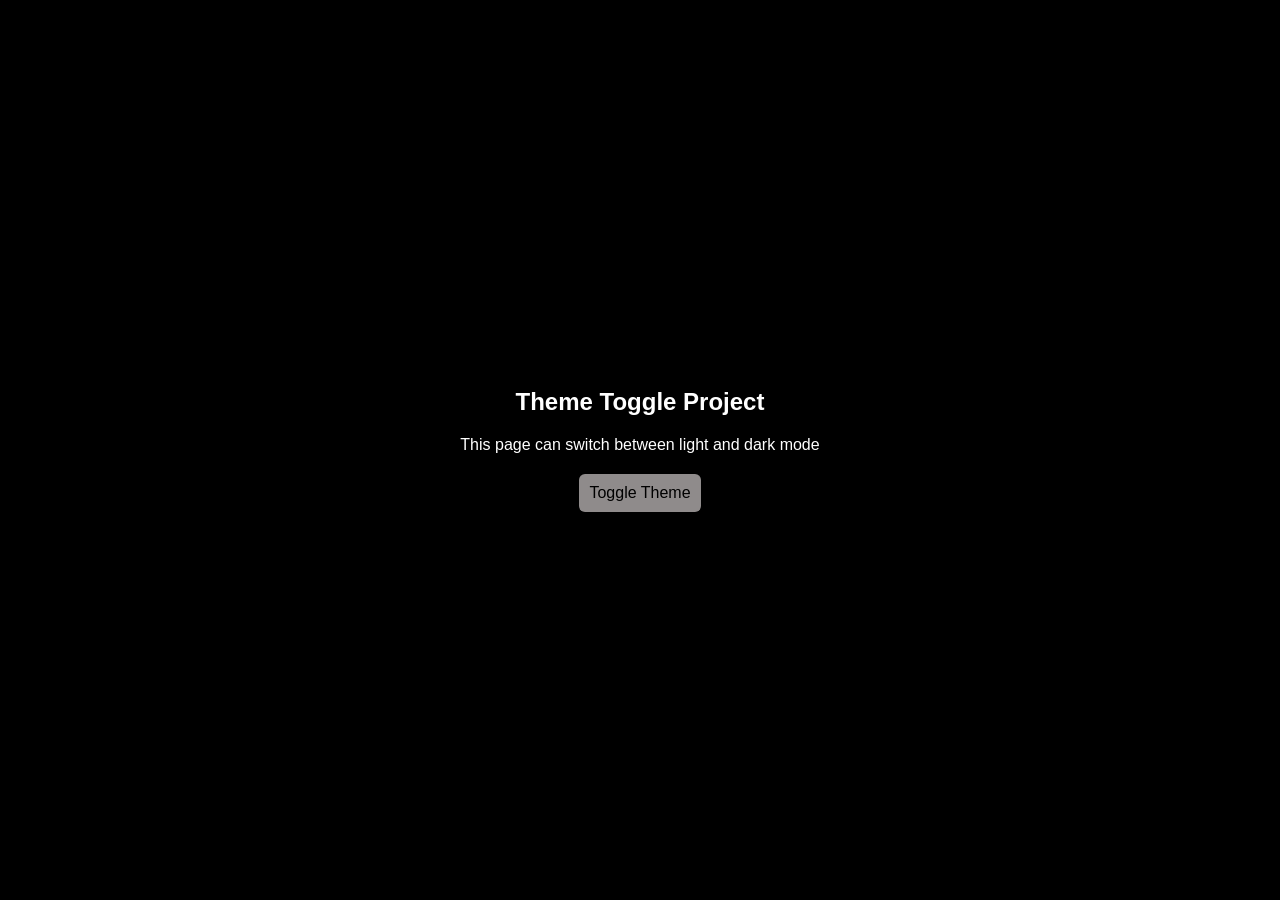
<file: index.html>
<!DOCTYPE html>
<html lang="en">
<head>
    <meta charset="UTF-8">
    <meta name="viewport" content="width=device-width, initial-scale=1.0">
    <title>Light And Dark Theme</title>
    <link rel="stylesheet" href="style.css">
</head>
<body class="dark">
    <div class="container">

            <h2>Theme Toggle Project</h2>
            <p>This page can switch between light and dark mode</p>
            <div class="btn">Toggle Theme</div>

    </div>
    <script src="script.js"> </script>
</body>
</html>
</file>
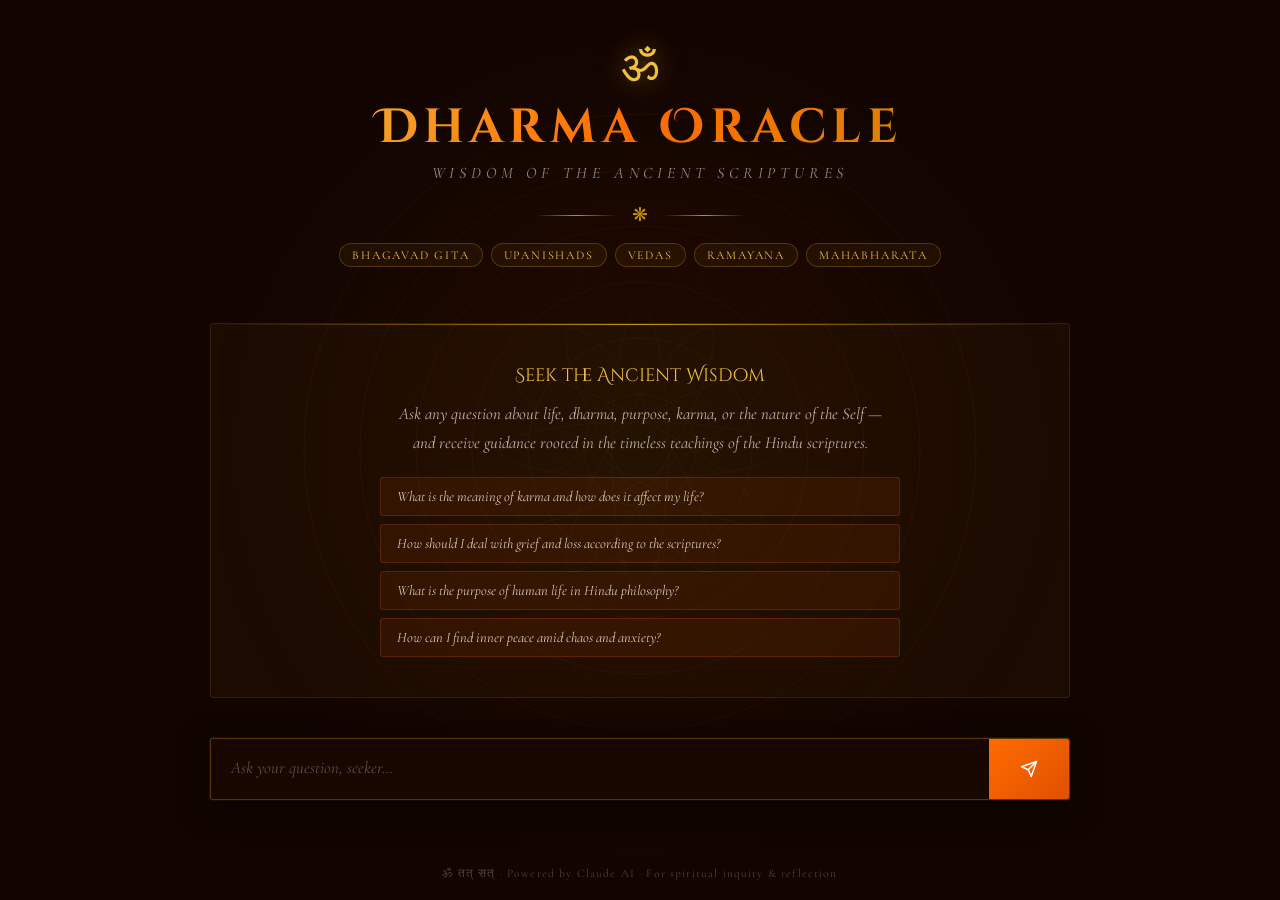
<file: aiguidAPP.html>
<!DOCTYPE html>
<html lang="en">
<head>
<meta charset="UTF-8">
<meta name="viewport" content="width=device-width, initial-scale=1.0">
<title>Dharma — Hindu Philosophy Oracle</title>
<link rel="preconnect" href="https://fonts.googleapis.com">
<link href="https://fonts.googleapis.com/css2?family=Cinzel+Decorative:wght@400;700&family=Cormorant+Garamond:ital,wght@0,300;0,400;0,600;1,300;1,400&family=Noto+Serif+Devanagari:wght@300;400&display=swap" rel="stylesheet">
<style>
  :root {
    --saffron: #FF6B00;
    --deep-saffron: #E05000;
    --gold: #C8900A;
    --gold-light: #F0C040;
    --cream: #FDF6E8;
    --parchment: #F5E6C8;
    --dark-brown: #1A0800;
    --warm-black: #120500;
    --maroon: #5C1010;
    --lotus-pink: #D4607A;
    --sacred-blue: #1A3A5C;
    --text-dark: #2C1005;
    --text-mid: #6B3A1F;
  }

  * { margin: 0; padding: 0; box-sizing: border-box; }

  body {
    font-family: 'Cormorant Garamond', Georgia, serif;
    background: var(--warm-black);
    color: var(--cream);
    min-height: 100vh;
    overflow-x: hidden;
  }

  /* === MANDALA BACKGROUND === */
  .mandala-bg {
    position: fixed; inset: 0; pointer-events: none; z-index: 0;
    overflow: hidden;
  }
  .mandala-bg::before {
    content: '';
    position: absolute;
    top: 50%; left: 50%;
    width: 900px; height: 900px;
    transform: translate(-50%, -50%);
    background: radial-gradient(ellipse at center,
      rgba(200,144,10,0.06) 0%,
      rgba(255,107,0,0.04) 30%,
      transparent 70%
    );
    border-radius: 50%;
    animation: pulse-glow 8s ease-in-out infinite;
  }
  @keyframes pulse-glow {
    0%,100% { opacity: 0.5; transform: translate(-50%,-50%) scale(1); }
    50% { opacity: 1; transform: translate(-50%,-50%) scale(1.08); }
  }

  /* SVG mandala overlay */
  .mandala-svg {
    position: absolute;
    top: 50%; left: 50%;
    transform: translate(-50%,-50%);
    width: 700px; height: 700px;
    opacity: 0.04;
    animation: rotate-slow 120s linear infinite;
  }
  @keyframes rotate-slow { to { transform: translate(-50%,-50%) rotate(360deg); } }

  /* === LAYOUT === */
  .wrapper {
    position: relative; z-index: 1;
    display: grid;
    grid-template-rows: auto 1fr auto;
    min-height: 100vh;
    max-width: 900px;
    margin: 0 auto;
    padding: 0 20px;
  }

  /* === HEADER === */
  header {
    text-align: center;
    padding: 40px 20px 28px;
    position: relative;
  }
  .om-symbol {
    font-size: 2.8rem;
    color: var(--gold-light);
    display: block;
    margin-bottom: 6px;
    animation: om-glow 4s ease-in-out infinite;
    filter: drop-shadow(0 0 12px rgba(200,144,10,0.6));
  }
  @keyframes om-glow {
    0%,100% { filter: drop-shadow(0 0 8px rgba(200,144,10,0.5)); }
    50% { filter: drop-shadow(0 0 22px rgba(255,107,0,0.9)); }
  }
  .site-title {
    font-family: 'Cinzel Decorative', serif;
    font-size: clamp(1.8rem, 5vw, 3rem);
    font-weight: 700;
    letter-spacing: 0.12em;
    background: linear-gradient(135deg, var(--gold-light) 0%, var(--saffron) 50%, var(--gold) 100%);
    -webkit-background-clip: text;
    -webkit-text-fill-color: transparent;
    background-clip: text;
    line-height: 1.15;
  }
  .site-subtitle {
    font-family: 'Cormorant Garamond', serif;
    font-style: italic;
    font-size: 1rem;
    color: rgba(253,246,232,0.55);
    letter-spacing: 0.3em;
    text-transform: uppercase;
    margin-top: 8px;
  }
  .header-divider {
    display: flex;
    align-items: center;
    justify-content: center;
    gap: 16px;
    margin-top: 20px;
  }
  .header-divider span { color: var(--gold); font-size: 1.2rem; }
  .divider-line {
    height: 1px;
    width: 80px;
    background: linear-gradient(to right, transparent, var(--gold), transparent);
  }

  /* === SCRIPTURE BADGES === */
  .scriptures-row {
    display: flex;
    flex-wrap: wrap;
    justify-content: center;
    gap: 8px;
    padding: 16px 0 8px;
  }
  .scripture-badge {
    font-family: 'Cormorant Garamond', serif;
    font-size: 0.75rem;
    letter-spacing: 0.15em;
    text-transform: uppercase;
    color: var(--gold-light);
    border: 1px solid rgba(200,144,10,0.3);
    padding: 4px 12px;
    border-radius: 20px;
    background: rgba(200,144,10,0.07);
  }

  /* === CHAT CONTAINER === */
  .chat-outer {
    display: flex;
    flex-direction: column;
    gap: 0;
    padding: 10px 0;
  }

  #chat-messages {
    display: flex;
    flex-direction: column;
    gap: 20px;
    padding: 10px 0 20px;
    min-height: 340px;
  }

  /* === WELCOME STATE === */
  .welcome-card {
    text-align: center;
    padding: 40px 30px;
    background: rgba(200,144,10,0.05);
    border: 1px solid rgba(200,144,10,0.15);
    border-radius: 4px;
    position: relative;
    overflow: hidden;
  }
  .welcome-card::before {
    content: '';
    position: absolute;
    top: 0; left: 0; right: 0;
    height: 1px;
    background: linear-gradient(to right, transparent, var(--gold), transparent);
  }
  .welcome-title {
    font-family: 'Cinzel Decorative', serif;
    font-size: 1.1rem;
    color: var(--gold-light);
    margin-bottom: 12px;
  }
  .welcome-text {
    font-style: italic;
    color: rgba(253,246,232,0.7);
    font-size: 1.05rem;
    line-height: 1.7;
    max-width: 500px;
    margin: 0 auto 20px;
  }
  .sample-questions {
    display: flex;
    flex-direction: column;
    gap: 8px;
    max-width: 520px;
    margin: 0 auto;
  }
  .sample-q {
    background: rgba(255,107,0,0.08);
    border: 1px solid rgba(255,107,0,0.2);
    padding: 10px 16px;
    border-radius: 3px;
    font-size: 0.9rem;
    color: rgba(253,246,232,0.8);
    cursor: pointer;
    text-align: left;
    transition: all 0.25s;
    font-style: italic;
  }
  .sample-q:hover {
    background: rgba(255,107,0,0.15);
    border-color: var(--saffron);
    color: var(--cream);
    transform: translateX(4px);
  }

  /* === MESSAGE BUBBLES === */
  .msg {
    display: flex;
    gap: 14px;
    animation: msg-in 0.4s cubic-bezier(0.16,1,0.3,1) both;
  }
  @keyframes msg-in {
    from { opacity: 0; transform: translateY(16px); }
    to { opacity: 1; transform: translateY(0); }
  }
  .msg.user { flex-direction: row-reverse; }

  .avatar {
    width: 40px; height: 40px;
    border-radius: 50%;
    display: flex; align-items: center; justify-content: center;
    font-size: 1.3rem;
    flex-shrink: 0;
    margin-top: 2px;
  }
  .avatar.scholar {
    background: linear-gradient(135deg, #3D1A00, #7A3800);
    border: 1.5px solid var(--gold);
    box-shadow: 0 0 12px rgba(200,144,10,0.3);
  }
  .avatar.user-av {
    background: rgba(255,107,0,0.15);
    border: 1.5px solid rgba(255,107,0,0.4);
  }

  .bubble {
    max-width: 75%;
    padding: 16px 20px;
    border-radius: 2px;
    position: relative;
    line-height: 1.75;
    font-size: 0.97rem;
  }
  .bubble.scholar-bubble {
    background: rgba(26,8,0,0.7);
    border: 1px solid rgba(200,144,10,0.25);
    border-left: 3px solid var(--gold);
    backdrop-filter: blur(10px);
  }
  .bubble.scholar-bubble::before {
    content: '';
    position: absolute;
    top: 0; left: 0; right: 0;
    height: 1px;
    background: linear-gradient(to right, var(--gold), transparent);
  }
  .bubble.user-bubble {
    background: rgba(255,107,0,0.12);
    border: 1px solid rgba(255,107,0,0.25);
    border-right: 3px solid var(--saffron);
    color: rgba(253,246,232,0.9);
  }

  /* === RICH ANSWER FORMATTING === */
  .answer-section { margin: 12px 0 0; }
  .answer-section:first-child { margin-top: 0; }

  .section-label {
    font-family: 'Cinzel Decorative', serif;
    font-size: 0.6rem;
    letter-spacing: 0.2em;
    text-transform: uppercase;
    color: var(--gold);
    margin-bottom: 6px;
    display: flex;
    align-items: center;
    gap: 8px;
  }
  .section-label::after {
    content: '';
    flex: 1;
    height: 1px;
    background: linear-gradient(to right, rgba(200,144,10,0.3), transparent);
  }

  .verse-block {
    background: rgba(200,144,10,0.07);
    border-left: 2px solid var(--gold);
    padding: 10px 14px;
    margin: 6px 0;
    font-style: italic;
    color: var(--gold-light);
    font-size: 0.95rem;
    line-height: 1.6;
  }

  .meaning-block {
    color: rgba(253,246,232,0.88);
    font-size: 0.95rem;
    line-height: 1.75;
  }

  .guidance-block {
    background: rgba(255,107,0,0.07);
    border: 1px solid rgba(255,107,0,0.15);
    padding: 10px 14px;
    margin-top: 6px;
    font-size: 0.93rem;
    color: rgba(253,246,232,0.82);
    line-height: 1.7;
  }

  /* === TYPING INDICATOR === */
  .typing-dots {
    display: flex;
    align-items: center;
    gap: 5px;
    padding: 6px 4px;
  }
  .typing-dots span {
    width: 7px; height: 7px;
    border-radius: 50%;
    background: var(--gold);
    animation: dot-bounce 1.4s ease-in-out infinite;
  }
  .typing-dots span:nth-child(2) { animation-delay: 0.2s; }
  .typing-dots span:nth-child(3) { animation-delay: 0.4s; }
  @keyframes dot-bounce {
    0%,60%,100% { transform: translateY(0); opacity: 0.4; }
    30% { transform: translateY(-8px); opacity: 1; }
  }

  /* === INPUT AREA === */
  .input-area {
    padding: 20px 0 36px;
    position: sticky;
    bottom: 0;
    background: linear-gradient(to top, var(--warm-black) 80%, transparent);
  }
  .input-row {
    display: flex;
    gap: 0;
    border: 1px solid rgba(200,144,10,0.35);
    border-radius: 3px;
    overflow: hidden;
    background: rgba(26,8,0,0.85);
    backdrop-filter: blur(12px);
    box-shadow: 0 8px 32px rgba(0,0,0,0.5), 0 0 0 1px rgba(200,144,10,0.1);
    transition: border-color 0.3s, box-shadow 0.3s;
  }
  .input-row:focus-within {
    border-color: rgba(200,144,10,0.7);
    box-shadow: 0 8px 32px rgba(0,0,0,0.5), 0 0 20px rgba(200,144,10,0.12);
  }
  #question-input {
    flex: 1;
    background: transparent;
    border: none;
    outline: none;
    color: var(--cream);
    font-family: 'Cormorant Garamond', serif;
    font-size: 1.05rem;
    padding: 16px 20px;
    resize: none;
    min-height: 60px;
    max-height: 140px;
    line-height: 1.5;
  }
  #question-input::placeholder {
    color: rgba(253,246,232,0.3);
    font-style: italic;
  }
  .send-btn {
    background: linear-gradient(135deg, var(--saffron), var(--deep-saffron));
    border: none;
    cursor: pointer;
    padding: 0 22px;
    display: flex;
    align-items: center;
    justify-content: center;
    gap: 6px;
    font-family: 'Cormorant Garamond', serif;
    font-size: 0.9rem;
    letter-spacing: 0.1em;
    color: white;
    text-transform: uppercase;
    transition: all 0.25s;
    min-width: 80px;
  }
  .send-btn:hover:not(:disabled) {
    background: linear-gradient(135deg, #FF8C30, var(--saffron));
    box-shadow: 0 0 20px rgba(255,107,0,0.4);
  }
  .send-btn:disabled { opacity: 0.4; cursor: not-allowed; }
  .send-btn svg { width: 18px; height: 18px; }

  /* === FOOTER === */
  footer {
    text-align: center;
    padding: 0 0 20px;
    font-size: 0.72rem;
    color: rgba(253,246,232,0.25);
    letter-spacing: 0.1em;
  }

  /* Error state */
  .error-msg {
    color: #FF6B6B;
    font-style: italic;
    font-size: 0.9rem;
  }

  /* Scrollbar */
  ::-webkit-scrollbar { width: 4px; }
  ::-webkit-scrollbar-track { background: transparent; }
  ::-webkit-scrollbar-thumb { background: rgba(200,144,10,0.3); border-radius: 2px; }

  @media (max-width: 600px) {
    .bubble { max-width: 88%; }
    .site-title { font-size: 1.5rem; }
  }
</style>
</head>
<body>

<!-- Mandala Background -->
<div class="mandala-bg">
  <svg class="mandala-svg" viewBox="0 0 500 500" xmlns="http://www.w3.org/2000/svg" fill="none" stroke="white">
    <circle cx="250" cy="250" r="240" stroke-width="0.5"/>
    <circle cx="250" cy="250" r="200" stroke-width="0.5"/>
    <circle cx="250" cy="250" r="160" stroke-width="0.5"/>
    <circle cx="250" cy="250" r="120" stroke-width="0.5"/>
    <circle cx="250" cy="250" r="80" stroke-width="0.5"/>
    <circle cx="250" cy="250" r="40" stroke-width="0.5"/>
    <!-- 12 petals -->
    <g transform="translate(250,250)">
      <ellipse rx="20" ry="100" transform="rotate(0)" stroke-width="0.5"/>
      <ellipse rx="20" ry="100" transform="rotate(30)" stroke-width="0.5"/>
      <ellipse rx="20" ry="100" transform="rotate(60)" stroke-width="0.5"/>
      <ellipse rx="20" ry="100" transform="rotate(90)" stroke-width="0.5"/>
      <ellipse rx="20" ry="100" transform="rotate(120)" stroke-width="0.5"/>
      <ellipse rx="20" ry="100" transform="rotate(150)" stroke-width="0.5"/>
      <!-- Outer petals -->
      <ellipse rx="12" ry="180" transform="rotate(15)" stroke-width="0.3" opacity="0.5"/>
      <ellipse rx="12" ry="180" transform="rotate(45)" stroke-width="0.3" opacity="0.5"/>
      <ellipse rx="12" ry="180" transform="rotate(75)" stroke-width="0.3" opacity="0.5"/>
      <ellipse rx="12" ry="180" transform="rotate(105)" stroke-width="0.3" opacity="0.5"/>
      <ellipse rx="12" ry="180" transform="rotate(135)" stroke-width="0.3" opacity="0.5"/>
      <ellipse rx="12" ry="180" transform="rotate(165)" stroke-width="0.3" opacity="0.5"/>
      <!-- Star of David lines -->
      <line x1="-230" y1="0" x2="230" y2="0" stroke-width="0.3" opacity="0.4"/>
      <line x1="-115" y1="-199" x2="115" y2="199" stroke-width="0.3" opacity="0.4"/>
      <line x1="115" y1="-199" x2="-115" y2="199" stroke-width="0.3" opacity="0.4"/>
    </g>
  </svg>
</div>

<div class="wrapper">
  <!-- HEADER -->
  <header>
    <span class="om-symbol">ॐ</span>
    <h1 class="site-title">Dharma Oracle</h1>
    <p class="site-subtitle">Wisdom of the Ancient Scriptures</p>
    <div class="header-divider">
      <div class="divider-line"></div>
      <span>❋</span>
      <div class="divider-line"></div>
    </div>
    <div class="scriptures-row">
      <span class="scripture-badge">Bhagavad Gita</span>
      <span class="scripture-badge">Upanishads</span>
      <span class="scripture-badge">Vedas</span>
      <span class="scripture-badge">Ramayana</span>
      <span class="scripture-badge">Mahabharata</span>
    </div>
  </header>

  <!-- CHAT -->
  <div class="chat-outer">
    <div id="chat-messages">
      <!-- Welcome Card -->
      <div class="welcome-card" id="welcome-card">
        <div class="welcome-title">Seek the Ancient Wisdom</div>
        <p class="welcome-text">
          Ask any question about life, dharma, purpose, karma, or the nature of the Self — and receive guidance rooted in the timeless teachings of the Hindu scriptures.
        </p>
        <div class="sample-questions">
          <div class="sample-q" onclick="askSample(this)">What is the meaning of karma and how does it affect my life?</div>
          <div class="sample-q" onclick="askSample(this)">How should I deal with grief and loss according to the scriptures?</div>
          <div class="sample-q" onclick="askSample(this)">What is the purpose of human life in Hindu philosophy?</div>
          <div class="sample-q" onclick="askSample(this)">How can I find inner peace amid chaos and anxiety?</div>
        </div>
      </div>
    </div>

    <!-- INPUT AREA -->
    <div class="input-area">
      <div class="input-row">
        <textarea
          id="question-input"
          placeholder="Ask your question, seeker…"
          rows="1"
          onkeydown="handleKey(event)"
          oninput="autoResize(this)"
        ></textarea>
        <button class="send-btn" id="send-btn" onclick="sendQuestion()">
          <svg viewBox="0 0 24 24" fill="none" stroke="currentColor" stroke-width="2" stroke-linecap="round" stroke-linejoin="round">
            <line x1="22" y1="2" x2="11" y2="13"/>
            <polygon points="22 2 15 22 11 13 2 9 22 2"/>
          </svg>
        </button>
      </div>
    </div>
  </div>

  <footer>
    ॐ तत् सत् · Powered by Claude AI · For spiritual inquiry & reflection
  </footer>
</div>

<script>
const API_URL = "https://api.anthropic.com/v1/messages";
let isLoading = false;

const SYSTEM_PROMPT = `You are a deeply knowledgeable and compassionate scholar of Hindu philosophy with mastery over all major scriptures including the Bhagavad Gita, Upanishads (especially Brihadaranyaka, Chandogya, Mandukya, Katha, Isha), the four Vedas, Ramayana, Mahabharata, Puranas, and Dharmashastra.

Your task is to answer the user's spiritual and philosophical questions using wisdom from these authentic Hindu scriptures.

Instructions:
1. Answer using teachings drawn directly from relevant Hindu scriptures.
2. Quote or paraphrase relevant verses, always citing the specific text and chapter/verse when possible (e.g., Bhagavad Gita 2.47, Katha Upanishad 1.2.18).
3. Explain the meaning clearly in simple, warm, modern English so it is easy to understand.
4. Make the guidance practical — show how the person can apply this teaching in their daily life.
5. If multiple perspectives exist within Hindu philosophy (e.g., Advaita vs Dvaita, different schools), briefly acknowledge them when relevant.

ALWAYS format your response using these EXACT HTML section markers so I can parse and display them beautifully:

<VERSE>
[The relevant verse, quote, or scriptural reference goes here — in Sanskrit transliteration if known, followed by English translation]
</VERSE>

<MEANING>
[Explain what this verse or teaching means — its deeper philosophical significance in clear, accessible language]
</MEANING>

<GUIDANCE>
[Give 2-4 practical, actionable ways the person can apply this wisdom in their daily life and challenges]
</GUIDANCE>

Keep a warm, wise, reverent but approachable tone — like a beloved teacher sharing ancient wisdom by firelight.`;

function autoResize(el) {
  el.style.height = 'auto';
  el.style.height = Math.min(el.scrollHeight, 140) + 'px';
}

function handleKey(e) {
  if (e.key === 'Enter' && !e.shiftKey) {
    e.preventDefault();
    sendQuestion();
  }
}

function askSample(el) {
  document.getElementById('question-input').value = el.textContent;
  autoResize(document.getElementById('question-input'));
  sendQuestion();
}

function appendMessage(type, content) {
  const container = document.getElementById('chat-messages');

  // Hide welcome card on first message
  const welcome = document.getElementById('welcome-card');
  if (welcome) welcome.style.display = 'none';

  const msg = document.createElement('div');
  msg.classList.add('msg', type);

  const avatarEmoji = type === 'user' ? '🙏' : '📿';
  const avatarClass = type === 'user' ? 'user-av' : 'scholar';
  const bubbleClass = type === 'user' ? 'user-bubble' : 'scholar-bubble';

  msg.innerHTML = `
    <div class="avatar ${avatarClass}">${avatarEmoji}</div>
    <div class="bubble ${bubbleClass}">${content}</div>
  `;
  container.appendChild(msg);
  msg.scrollIntoView({ behavior: 'smooth', block: 'end' });
  return msg;
}

function addTypingIndicator() {
  const container = document.getElementById('chat-messages');
  const msg = document.createElement('div');
  msg.classList.add('msg');
  msg.id = 'typing-indicator';
  msg.innerHTML = `
    <div class="avatar scholar">📿</div>
    <div class="bubble scholar-bubble">
      <div class="typing-dots"><span></span><span></span><span></span></div>
    </div>
  `;
  container.appendChild(msg);
  msg.scrollIntoView({ behavior: 'smooth', block: 'end' });
}

function removeTypingIndicator() {
  const el = document.getElementById('typing-indicator');
  if (el) el.remove();
}

function formatAnswer(raw) {
  const verseMatch = raw.match(/<VERSE>([\s\S]*?)<\/VERSE>/i);
  const meaningMatch = raw.match(/<MEANING>([\s\S]*?)<\/MEANING>/i);
  const guidanceMatch = raw.match(/<GUIDANCE>([\s\S]*?)<\/GUIDANCE>/i);

  if (!verseMatch && !meaningMatch && !guidanceMatch) {
    // Fallback: just show raw text nicely
    return `<div class="meaning-block">${raw.replace(/\n/g, '<br>')}</div>`;
  }

  let html = '';

  if (verseMatch) {
    html += `
      <div class="answer-section">
        <div class="section-label">✦ Scripture</div>
        <div class="verse-block">${verseMatch[1].trim().replace(/\n/g, '<br>')}</div>
      </div>`;
  }

  if (meaningMatch) {
    html += `
      <div class="answer-section">
        <div class="section-label">✦ Meaning</div>
        <div class="meaning-block">${meaningMatch[1].trim().replace(/\n/g, '<br>')}</div>
      </div>`;
  }

  if (guidanceMatch) {
    html += `
      <div class="answer-section">
        <div class="section-label">✦ Practical Guidance</div>
        <div class="guidance-block">${guidanceMatch[1].trim().replace(/\n/g, '<br>')}</div>
      </div>`;
  }

  return html;
}

async function sendQuestion() {
  if (isLoading) return;
  const input = document.getElementById('question-input');
  const question = input.value.trim();
  if (!question) return;

  isLoading = true;
  input.value = '';
  input.style.height = 'auto';
  document.getElementById('send-btn').disabled = true;

  appendMessage('user', `<em>"${question}"</em>`);
  addTypingIndicator();

  try {
    const response = await fetch(API_URL, {
      method: 'POST',
      headers: { 'Content-Type': 'application/json' },
      body: JSON.stringify({
        model: 'claude-sonnet-4-20250514',
        max_tokens: 1000,
        system: SYSTEM_PROMPT,
        messages: [{ role: 'user', content: question }]
      })
    });

    const data = await response.json();

    if (data.error) throw new Error(data.error.message || 'API error');

    const raw = data.content?.[0]?.text || '';
    removeTypingIndicator();
    appendMessage('scholar', formatAnswer(raw));

  } catch (err) {
    removeTypingIndicator();
    appendMessage('scholar', `<span class="error-msg">⚠ The path to wisdom encountered an obstacle: ${err.message}. Please try again, seeker.</span>`);
  } finally {
    isLoading = false;
    document.getElementById('send-btn').disabled = false;
    input.focus();
  }
}
</script>
</body>
</html>
</file>
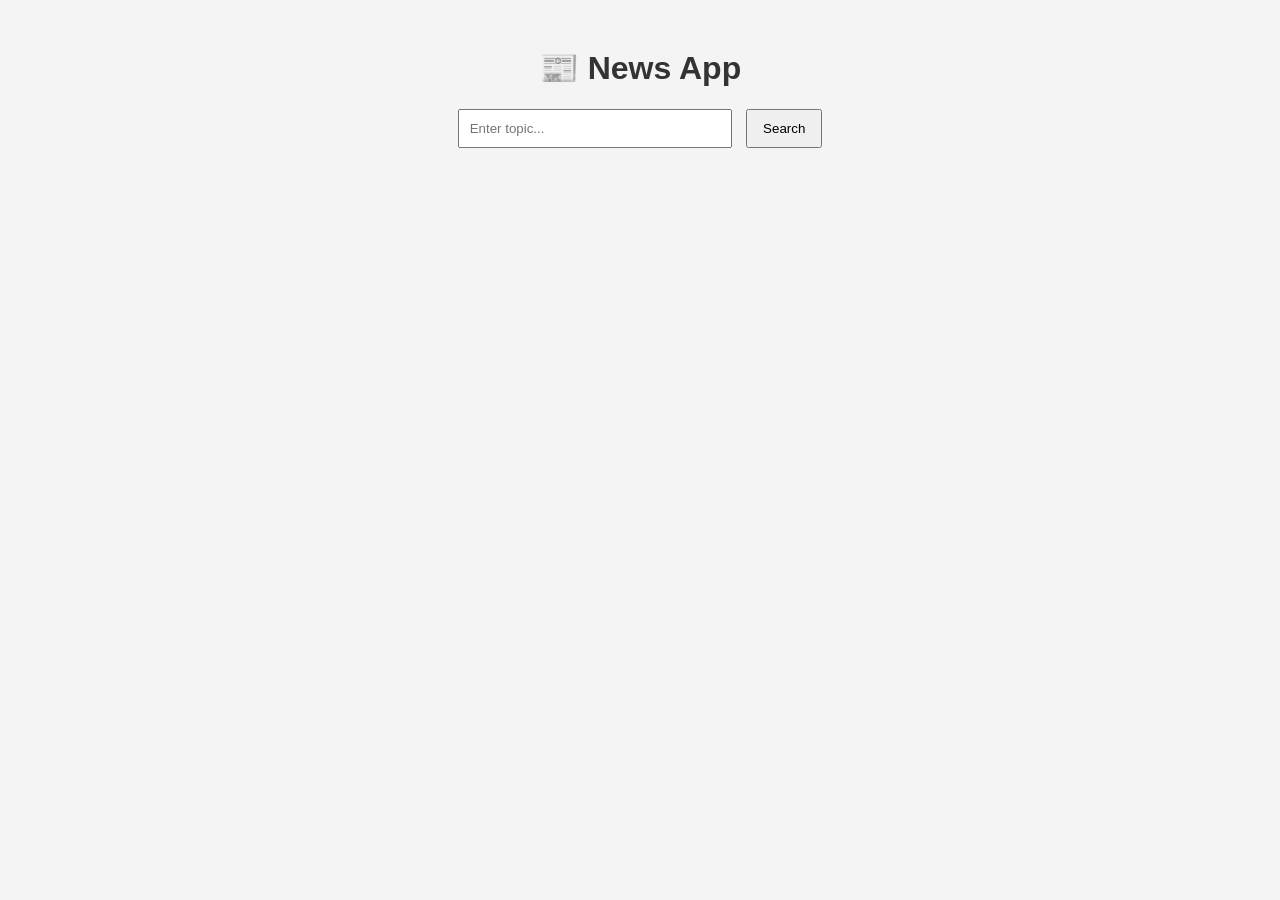
<file: newzPage.html>
<!DOCTYPE html>
<html lang="en">
<head>
  <meta charset="UTF-8">
  <title>Simple News App</title>
  <style>
    body {
      font-family: Arial, sans-serif;
      background: #f4f4f4;
      padding: 20px;
      text-align: center;
    }

    h1 {
      color: #333;
    }

    input {
      padding: 10px;
      width: 250px;
      margin-right: 10px;
    }

    button {
      padding: 10px 15px;
      cursor: pointer;
    }

    .news-container {
      margin-top: 20px;
      text-align: left;
      max-width: 700px;
      margin-left: auto;
      margin-right: auto;
    }

    .news-item {
      background: white;
      padding: 15px;
      margin-bottom: 10px;
      border-radius: 5px;
      box-shadow: 0 0 5px rgba(0,0,0,0.1);
    }

    a {
      text-decoration: none;
      color: #007BFF;
    }
  </style>
</head>
<body>

  <h1>📰 News App</h1>

  <input type="text" id="searchInput" placeholder="Enter topic...">
  <button onclick="searchNews()">Search</button>

  <div class="news-container" id="newsContainer"></div>

  <script>
    const apiURL = "https://hn.algolia.com/api/v1/search?query=";

    // Load default news on page load
    window.onload = function () {
      fetchNews("popular");
    };

    function fetchNews(query) {
      fetch(apiURL + query)
        .then(response => response.json())
        .then(data => displayNews(data.hits))
        .catch(error => console.log(error));
    }

    function displayNews(news) {
      const container = document.getElementById("newsContainer");
      container.innerHTML = "";

      if (news.length === 0) {
        container.innerHTML = "<p>No news found 😕</p>";
        return;
      }

      news.forEach(item => {
        const div = document.createElement("div");
        div.className = "news-item";

        div.innerHTML = `
          <h3>${item.title || "No Title"}</h3>
          <p>Author: ${item.author}</p>
          <a href="${item.url}" target="_blank">Read More →</a>
        `;

        container.appendChild(div);
      });
    }

    function searchNews() {
      const query = document.getElementById("searchInput").value;
      if (query.trim() !== "") {
        fetchNews(query);
      }
    }
  </script>

</body>
</html>
</file>
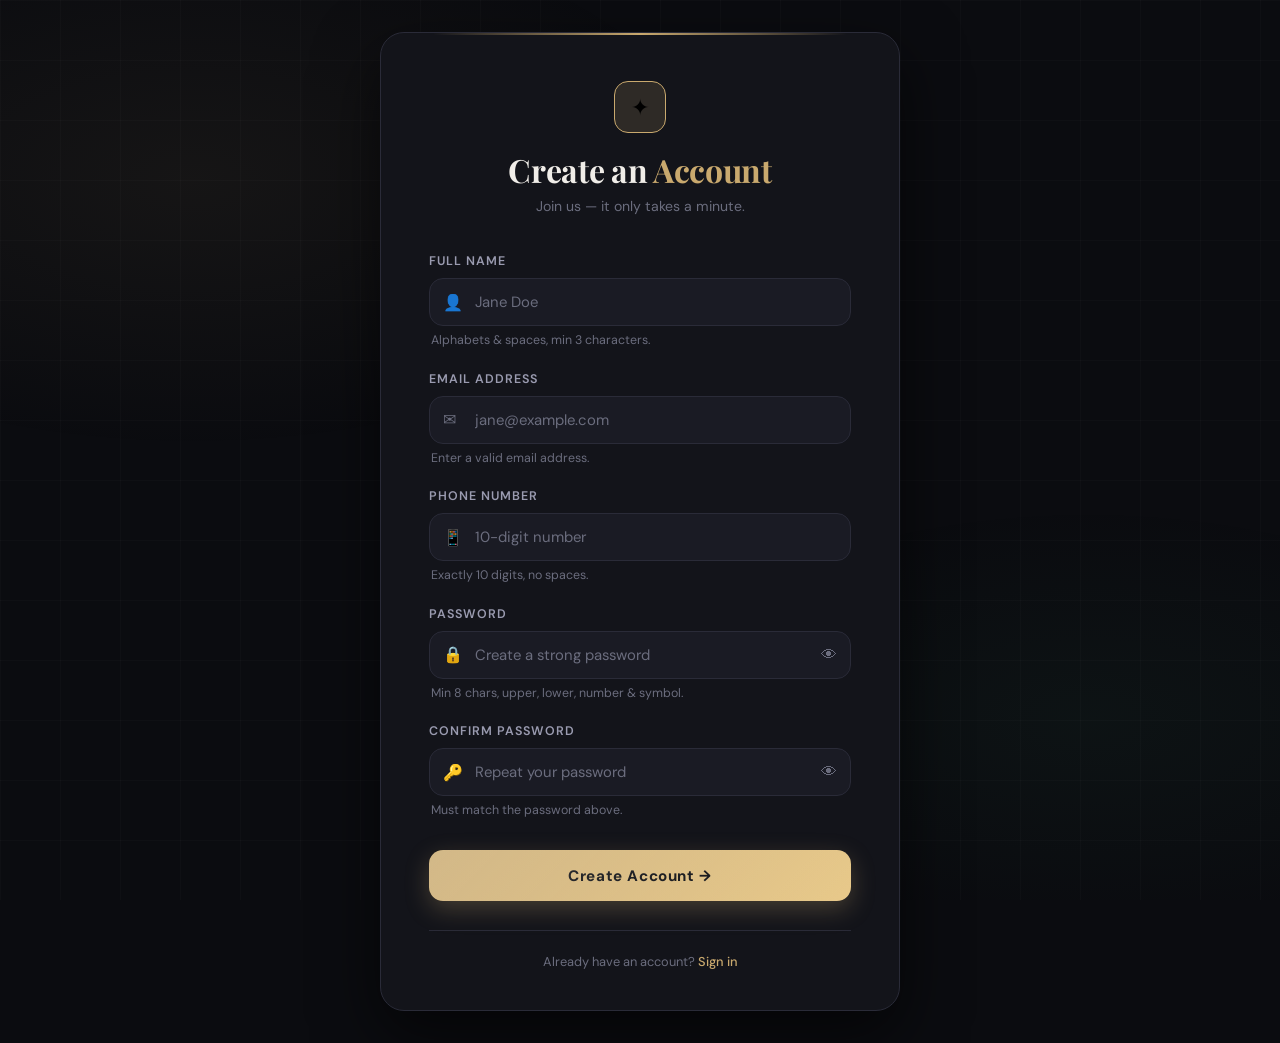
<file: registration-form.html>
<!DOCTYPE html>
<html lang="en">
<head>
  <meta charset="UTF-8" />
  <meta name="viewport" content="width=device-width, initial-scale=1.0"/>
  <title>Create Account</title>
  <link href="https://fonts.googleapis.com/css2?family=Playfair+Display:wght@400;600;700&family=DM+Sans:wght@300;400;500;600&display=swap" rel="stylesheet"/>
  <style>
    
    *, *::before, *::after { box-sizing: border-box; margin: 0; padding: 0; }

    :root {
      --bg-deep:     #0b0c10;
      --bg-card:     #13141a;
      --bg-input:    #1a1b24;
      --border:      #2a2b38;
      --border-focus:#c9a96e;
      --gold:        #c9a96e;
      --gold-light:  #e8c98a;
      --gold-dim:    rgba(201,169,110,0.15);
      --text-primary:#f0ede8;
      --text-muted:  #6b6d7e;
      --text-label:  #9a9bb0;
      --error:       #e05c6a;
      --error-bg:    rgba(224,92,106,0.08);
      --success:     #4eca8b;
      --success-bg:  rgba(78,202,139,0.08);
      --weak:        #e05c6a;
      --medium:      #f0a050;
      --strong:      #4eca8b;
      --radius:      14px;
      --shadow:      0 24px 64px rgba(0,0,0,0.6);
    }

    html { scroll-behavior: smooth; }

    body {
      font-family: 'DM Sans', sans-serif;
      background-color: var(--bg-deep);
      min-height: 100vh;
      display: flex;
      align-items: center;
      justify-content: center;
      padding: 2rem 1rem;
      position: relative;
      overflow-x: hidden;
    }

    /* =============================================
       BACKGROUND DECORATIVE ELEMENTS
    ============================================= */
    body::before {
      content: '';
      position: fixed; inset: 0;
      background:
        radial-gradient(ellipse 70% 50% at 15% 20%, rgba(201,169,110,0.06) 0%, transparent 60%),
        radial-gradient(ellipse 60% 40% at 85% 80%, rgba(78,202,139,0.04) 0%, transparent 60%);
      pointer-events: none;
      z-index: 0;
    }

    .grid-lines {
      position: fixed; inset: 0; z-index: 0; pointer-events: none;
      background-image:
        linear-gradient(rgba(255,255,255,0.018) 1px, transparent 1px),
        linear-gradient(90deg, rgba(255,255,255,0.018) 1px, transparent 1px);
      background-size: 60px 60px;
    }

    /* =============================================
       CARD WRAPPER
    ============================================= */
    .card {
      position: relative; z-index: 1;
      width: 100%; max-width: 520px;
      background: var(--bg-card);
      border: 1px solid var(--border);
      border-radius: 24px;
      padding: 3rem 3rem 2.5rem;
      box-shadow: var(--shadow);
      animation: cardReveal 0.7s cubic-bezier(0.22,1,0.36,1) both;
    }

    @keyframes cardReveal {
      from { opacity: 0; transform: translateY(32px) scale(0.97); }
      to   { opacity: 1; transform: translateY(0)    scale(1); }
    }

    /* Gold accent line at top */
    .card::before {
      content: '';
      position: absolute; top: 0; left: 10%; right: 10%;
      height: 2px;
      background: linear-gradient(90deg, transparent, var(--gold), transparent);
      border-radius: 0 0 4px 4px;
    }

    /* =============================================
       HEADER
    ============================================= */
    .card-header { text-align: center; margin-bottom: 2.4rem; }

    .brand-icon {
      width: 52px; height: 52px; margin: 0 auto 1.2rem;
      border: 1.5px solid var(--gold);
      border-radius: 14px;
      display: flex; align-items: center; justify-content: center;
      font-size: 1.4rem;
      background: var(--gold-dim);
      animation: iconPop 0.6s 0.3s cubic-bezier(0.34,1.56,0.64,1) both;
    }

    @keyframes iconPop {
      from { opacity: 0; transform: scale(0.6) rotate(-10deg); }
      to   { opacity: 1; transform: scale(1) rotate(0deg); }
    }

    .card-header h1 {
      font-family: 'Playfair Display', serif;
      font-size: 2rem; font-weight: 700;
      color: var(--text-primary);
      letter-spacing: -0.01em;
      line-height: 1.15;
    }

    .card-header h1 span { color: var(--gold); }

    .card-header p {
      margin-top: 0.5rem;
      font-size: 0.88rem;
      color: var(--text-muted);
      font-weight: 400;
    }

    /* =============================================
       FORM GROUPS
    ============================================= */
    .form-grid { display: flex; flex-direction: column; gap: 1.3rem; }

    .form-group { position: relative; }

    .form-label {
      display: block;
      font-size: 0.78rem;
      font-weight: 600;
      letter-spacing: 0.08em;
      text-transform: uppercase;
      color: var(--text-label);
      margin-bottom: 0.55rem;
    }

    .input-wrapper {
      position: relative;
      display: flex; align-items: center;
    }

    .input-icon {
      position: absolute; left: 14px;
      font-size: 1rem; color: var(--text-muted);
      pointer-events: none;
      transition: color 0.2s;
      z-index: 1;
    }

    .form-input {
      width: 100%;
      padding: 0.82rem 2.8rem 0.82rem 2.8rem;
      background: var(--bg-input);
      border: 1.5px solid var(--border);
      border-radius: var(--radius);
      color: var(--text-primary);
      font-family: 'DM Sans', sans-serif;
      font-size: 0.93rem;
      font-weight: 400;
      outline: none;
      transition: border-color 0.25s, background 0.25s, box-shadow 0.25s;
    }

    .form-input::placeholder { color: var(--text-muted); }

    .form-input:focus {
      border-color: var(--border-focus);
      background: #1e1f2a;
      box-shadow: 0 0 0 3px var(--gold-dim);
    }

    .form-input:focus ~ .input-icon,
    .form-input:focus + .input-icon { color: var(--gold); }

    /* Validity states */
    .form-group.valid .form-input   { border-color: var(--success); }
    .form-group.invalid .form-input { border-color: var(--error); }
    .form-group.valid   .form-input:focus { box-shadow: 0 0 0 3px rgba(78,202,139,0.12); }
    .form-group.invalid .form-input:focus { box-shadow: 0 0 0 3px rgba(224,92,106,0.12); }

    /* Status icon on the right */
    .status-icon {
      position: absolute; right: 14px;
      font-size: 0.9rem;
      opacity: 0;
      transition: opacity 0.2s;
      pointer-events: none;
    }

    .form-group.valid   .status-icon { opacity: 1; color: var(--success); }
    .form-group.invalid .status-icon { opacity: 1; color: var(--error); }

    /* Toggle password button */
    .toggle-pw {
      position: absolute; right: 14px;
      background: none; border: none; cursor: pointer;
      color: var(--text-muted); font-size: 1rem;
      transition: color 0.2s; padding: 0; z-index: 2;
    }
    .toggle-pw:hover { color: var(--gold); }

    /* When toggle exists, shift status icon left */
    .has-toggle .status-icon { right: 40px; }
    .has-toggle .form-input  { padding-right: 4.4rem; }

    /* =============================================
       ERROR / HINT MESSAGES
    ============================================= */
    .field-message {
      display: block;
      font-size: 0.775rem;
      margin-top: 0.38rem;
      min-height: 1.1rem;
      padding-left: 2px;
      color: var(--text-muted);
      transition: color 0.2s;
    }

    .form-group.invalid .field-message { color: var(--error); }
    .form-group.valid   .field-message { color: var(--success); }

   
    .strength-meter {
      margin-top: 0.65rem;
      display: none;
    }

    .strength-meter.visible { display: block; }

    .strength-bars {
      display: flex; gap: 5px; margin-bottom: 0.35rem;
    }

    .strength-bar {
      flex: 1; height: 4px; border-radius: 99px;
      background: var(--border);
      transition: background 0.35s ease;
    }

    .strength-label {
      font-size: 0.72rem;
      font-weight: 600;
      letter-spacing: 0.05em;
      text-transform: uppercase;
      color: var(--text-muted);
      transition: color 0.2s;
    }

   
    .strength-weak   .strength-bar:nth-child(1)                          { background: var(--weak); }
    .strength-medium .strength-bar:nth-child(1),
    .strength-medium .strength-bar:nth-child(2)                          { background: var(--medium); }
    .strength-strong .strength-bar:nth-child(1),
    .strength-strong .strength-bar:nth-child(2),
    .strength-strong .strength-bar:nth-child(3)                          { background: var(--strong); }

    .strength-weak   .strength-label { color: var(--weak); }
    .strength-medium .strength-label { color: var(--medium); }
    .strength-strong .strength-label { color: var(--strong); }

 
    .submit-btn {
      margin-top: 0.6rem;
      width: 100%;
      padding: 0.95rem;
      background: linear-gradient(135deg, var(--gold) 0%, var(--gold-light) 100%);
      border: none; border-radius: var(--radius);
      color: #0b0c10;
      font-family: 'DM Sans', sans-serif;
      font-size: 0.95rem;
      font-weight: 700;
      letter-spacing: 0.04em;
      cursor: pointer;
      transition: opacity 0.2s, transform 0.15s, box-shadow 0.2s;
      box-shadow: 0 8px 24px rgba(201,169,110,0.28);
      position: relative; overflow: hidden;
    }

    .submit-btn::after {
      content: '';
      position: absolute; inset: 0;
      background: linear-gradient(135deg, rgba(255,255,255,0.18), transparent);
      border-radius: inherit;
    }

    .submit-btn:hover  { opacity: 0.92; transform: translateY(-1px); box-shadow: 0 12px 32px rgba(201,169,110,0.38); }
    .submit-btn:active { transform: translateY(0); }

  
    .toast {
      position: fixed; bottom: 2rem; left: 50%; transform: translateX(-50%) translateY(20px);
      background: #1b2e22; border: 1px solid var(--success);
      border-radius: 12px; padding: 1rem 1.6rem;
      color: var(--success);
      font-size: 0.88rem; font-weight: 500;
      display: flex; align-items: center; gap: 0.6rem;
      box-shadow: 0 8px 32px rgba(0,0,0,0.5);
      opacity: 0; pointer-events: none;
      transition: opacity 0.4s, transform 0.4s;
      z-index: 999;
      white-space: nowrap;
    }

    .toast.show { opacity: 1; transform: translateX(-50%) translateY(0); }

 
    .card-footer {
      margin-top: 1.8rem;
      text-align: center;
      font-size: 0.8rem;
      color: var(--text-muted);
      border-top: 1px solid var(--border);
      padding-top: 1.4rem;
    }

    .card-footer a { color: var(--gold); text-decoration: none; font-weight: 500; }
    .card-footer a:hover { text-decoration: underline; }


    @media (max-width: 560px) {
      .card { padding: 2.2rem 1.4rem 2rem; border-radius: 20px; }
      .card-header h1 { font-size: 1.65rem; }
    }
  </style>
</head>
<body>


  <div class="grid-lines" aria-hidden="true"></div>


  <div class="card" role="main">

    <header class="card-header">
      <div class="brand-icon" aria-hidden="true">✦</div>
      <h1>Create an <span>Account</span></h1>
      <p>Join us — it only takes a minute.</p>
    </header>

    <form id="registrationForm" novalidate autocomplete="off">
      <div class="form-grid">

        <div class="form-group" id="group-name">
          <label class="form-label" for="fullName">Full Name</label>
          <div class="input-wrapper">
            <span class="input-icon" aria-hidden="true">👤</span>
            <input
              class="form-input" type="text" id="fullName"
              placeholder="Jane Doe" autocomplete="name"
              aria-describedby="msg-name"
            />
            <span class="status-icon" aria-hidden="true" id="si-name"></span>
          </div>
          <span class="field-message" id="msg-name">Alphabets & spaces, min 3 characters.</span>
        </div>

        <div class="form-group" id="group-email">
          <label class="form-label" for="email">Email Address</label>
          <div class="input-wrapper">
            <span class="input-icon" aria-hidden="true">✉</span>
            <input
              class="form-input" type="email" id="email"
              placeholder="jane@example.com" autocomplete="email"
              aria-describedby="msg-email"
            />
            <span class="status-icon" aria-hidden="true" id="si-email"></span>
          </div>
          <span class="field-message" id="msg-email">Enter a valid email address.</span>
        </div>

        
        <div class="form-group" id="group-phone">
          <label class="form-label" for="phone">Phone Number</label>
          <div class="input-wrapper">
            <span class="input-icon" aria-hidden="true">📱</span>
            <input
              class="form-input" type="tel" id="phone"
              placeholder="10-digit number" autocomplete="tel"
              aria-describedby="msg-phone" maxlength="10"
            />
            <span class="status-icon" aria-hidden="true" id="si-phone"></span>
          </div>
          <span class="field-message" id="msg-phone">Exactly 10 digits, no spaces.</span>
        </div>

        <!-- ── Password ── -->
        <div class="form-group" id="group-password">
          <label class="form-label" for="password">Password</label>
          <div class="input-wrapper has-toggle">
            <span class="input-icon" aria-hidden="true">🔒</span>
            <input
              class="form-input" type="password" id="password"
              placeholder="Create a strong password"
              aria-describedby="msg-password"
            />
            <span class="status-icon" aria-hidden="true" id="si-password"></span>
            <button class="toggle-pw" type="button" data-target="password" aria-label="Toggle password visibility">👁</button>
          </div>
          <!-- Strength Meter -->
          <div class="strength-meter" id="strengthMeter">
            <div class="strength-bars">
              <div class="strength-bar"></div>
              <div class="strength-bar"></div>
              <div class="strength-bar"></div>
            </div>
            <span class="strength-label" id="strengthLabel">—</span>
          </div>
          <span class="field-message" id="msg-password">Min 8 chars, upper, lower, number & symbol.</span>
        </div>

        <!-- ── Confirm Password ── -->
        <div class="form-group" id="group-confirm">
          <label class="form-label" for="confirmPassword">Confirm Password</label>
          <div class="input-wrapper has-toggle">
            <span class="input-icon" aria-hidden="true">🔑</span>
            <input
              class="form-input" type="password" id="confirmPassword"
              placeholder="Repeat your password"
              aria-describedby="msg-confirm"
            />
            <span class="status-icon" aria-hidden="true" id="si-confirm"></span>
            <button class="toggle-pw" type="button" data-target="confirmPassword" aria-label="Toggle confirm password visibility">👁</button>
          </div>
          <span class="field-message" id="msg-confirm">Must match the password above.</span>
        </div>

        <!-- ── Submit ── -->
        <button class="submit-btn" type="submit">Create Account →</button>

      </div><!-- /.form-grid -->
    </form>

    <footer class="card-footer">
      Already have an account? <a href="#">Sign in</a>
    </footer>

  </div><!-- /.card -->

  <!-- Success Toast -->
  <div class="toast" id="successToast" role="alert" aria-live="polite">
    <span>✅</span>
    <span>Account created successfully!</span>
  </div>

  <script>
   
    const form            = document.getElementById('registrationForm');
    const inputName       = document.getElementById('fullName');
    const inputEmail      = document.getElementById('email');
    const inputPhone      = document.getElementById('phone');
    const inputPassword   = document.getElementById('password');
    const inputConfirm    = document.getElementById('confirmPassword');

    const successToast    = document.getElementById('successToast');

    const rules = {

      name(value) {
        const trimmed = value.trim();
        if (!trimmed)                        return { valid: false, message: 'Full name is required.' };
        if (trimmed.length < 3)              return { valid: false, message: 'Name must be at least 3 characters.' };
        if (!/^[A-Za-z\s]+$/.test(trimmed)) return { valid: false, message: 'Only alphabets and spaces allowed.' };
        return { valid: true,  message: 'Looks good!' };
      },

      /**
       * Email: standard RFC-style format check via regex.
       */
      email(value) {
        const trimmed = value.trim();
        if (!trimmed) return { valid: false, message: 'Email address is required.' };
        // Standard email regex — covers most valid formats
        const emailRE = /^[^\s@]+@[^\s@]+\.[^\s@]{2,}$/;
        if (!emailRE.test(trimmed)) return { valid: false, message: 'Enter a valid email (e.g. user@domain.com).' };
        return { valid: true, message: 'Valid email address.' };
      },

     
      phone(value) {
        const trimmed = value.trim();
        if (!trimmed)                  return { valid: false, message: 'Phone number is required.' };
        if (!/^\d+$/.test(trimmed))    return { valid: false, message: 'Only numeric digits allowed.' };
        if (trimmed.length !== 10)     return { valid: false, message: `Must be exactly 10 digits (${trimmed.length} entered).` };
        return { valid: true, message: 'Valid phone number.' };
      },

      
      password(value) {
        if (!value)              return { valid: false, message: 'Password is required.' };
        if (value.length < 8)   return { valid: false, message: 'Must be at least 8 characters.' };
        if (!/[A-Z]/.test(value)) return { valid: false, message: 'Add at least one uppercase letter.' };
        if (!/[a-z]/.test(value)) return { valid: false, message: 'Add at least one lowercase letter.' };
        if (!/[0-9]/.test(value)) return { valid: false, message: 'Add at least one number.' };
        if (!/[^A-Za-z0-9]/.test(value)) return { valid: false, message: 'Add at least one special character (!@#$…).' };
        return { valid: true, message: 'Strong password!' };
      },

      
      confirm(value) {
        if (!value) return { valid: false, message: 'Please confirm your password.' };
        if (value !== inputPassword.value) return { valid: false, message: 'Passwords do not match.' };
        return { valid: true, message: 'Passwords match!' };
      },
    };

    
    function setFieldState(groupId, isValid, message, siId) {
      const group = document.getElementById(groupId);
      const msg   = group.querySelector('.field-message');
      const si    = document.getElementById(siId);

      // Toggle CSS classes
      group.classList.toggle('valid',   isValid);
      group.classList.toggle('invalid', !isValid);

      // Update text feedback
      msg.textContent = message;

      // Update status icon
      si.textContent = isValid ? '✓' : '✕';
    }

    
    function clearFieldState(groupId, defaultMsg, siId) {
      const group = document.getElementById(groupId);
      const msg   = group.querySelector('.field-message');
      const si    = document.getElementById(siId);

      group.classList.remove('valid', 'invalid');
      msg.textContent = defaultMsg;
      si.textContent  = '';
    }

    
    inputName.addEventListener('input', () => {
      const result = rules.name(inputName.value);
      setFieldState('group-name', result.valid, result.message, 'si-name');
    });

    // Email
    inputEmail.addEventListener('input', () => {
      const result = rules.email(inputEmail.value);
      setFieldState('group-email', result.valid, result.message, 'si-email');
    });

    // Phone — restrict to digits while typing
    inputPhone.addEventListener('input', () => {
      // Auto-strip non-numeric characters as user types
      inputPhone.value = inputPhone.value.replace(/\D/g, '');
      const result = rules.phone(inputPhone.value);
      setFieldState('group-phone', result.valid, result.message, 'si-phone');
    });

    // Password — validate AND update strength meter
    inputPassword.addEventListener('input', () => {
      const result = rules.password(inputPassword.value);
      setFieldState('group-password', result.valid, result.message, 'si-password');
      updateStrengthMeter(inputPassword.value);

      // Re-validate confirm field if it has content
      if (inputConfirm.value) {
        const cr = rules.confirm(inputConfirm.value);
        setFieldState('group-confirm', cr.valid, cr.message, 'si-confirm');
      }
    });

    // Confirm Password
    inputConfirm.addEventListener('input', () => {
      const result = rules.confirm(inputConfirm.value);
      setFieldState('group-confirm', result.valid, result.message, 'si-confirm');
    });

   
    function updateStrengthMeter(pw) {
      const meter = document.getElementById('strengthMeter');
      const label = document.getElementById('strengthLabel');

      if (!pw) {
        meter.classList.remove('visible', 'strength-weak', 'strength-medium', 'strength-strong');
        return;
      }

      meter.classList.add('visible');

      // Calculate score
      let score = 0;
      if (pw.length >= 8)             score++;
      if (pw.length >= 12)            score++;   // extra length bonus
      if (/[A-Z]/.test(pw))           score++;
      if (/[a-z]/.test(pw))           score++;
      if (/[0-9]/.test(pw))           score++;
      if (/[^A-Za-z0-9]/.test(pw))    score++;

      // Clear old strength classes
      meter.classList.remove('strength-weak', 'strength-medium', 'strength-strong');

      if (score <= 2) {
        meter.classList.add('strength-weak');
        label.textContent = 'Weak';
      } else if (score <= 4) {
        meter.classList.add('strength-medium');
        label.textContent = 'Medium';
      } else {
        meter.classList.add('strength-strong');
        label.textContent = 'Strong';
      }
    }

   
    document.querySelectorAll('.toggle-pw').forEach(btn => {
      btn.addEventListener('click', () => {
        const targetId = btn.dataset.target;
        const inputEl  = document.getElementById(targetId);

        if (inputEl.type === 'password') {
          inputEl.type  = 'text';
          btn.textContent = '🙈';   // visually "hidden"
          btn.setAttribute('aria-label', 'Hide password');
        } else {
          inputEl.type  = 'password';
          btn.textContent = '👁';
          btn.setAttribute('aria-label', 'Show password');
        }
      });
    });

  
    form.addEventListener('submit', (e) => {
      e.preventDefault();   // prevent native browser submission

      // Run all rules and collect results
      const checks = {
        name:    { result: rules.name(inputName.value),         groupId: 'group-name',     siId: 'si-name'     },
        email:   { result: rules.email(inputEmail.value),       groupId: 'group-email',    siId: 'si-email'    },
        phone:   { result: rules.phone(inputPhone.value),       groupId: 'group-phone',    siId: 'si-phone'    },
        password:{ result: rules.password(inputPassword.value), groupId: 'group-password', siId: 'si-password' },
        confirm: { result: rules.confirm(inputConfirm.value),   groupId: 'group-confirm',  siId: 'si-confirm'  },
      };

      // Apply all states
      let allValid = true;
      for (const key in checks) {
        const { result, groupId, siId } = checks[key];
        setFieldState(groupId, result.valid, result.message, siId);
        if (!result.valid) allValid = false;
      }

      if (!allValid) {
        // Scroll to the first invalid field
        const firstInvalid = form.querySelector('.form-group.invalid .form-input');
        if (firstInvalid) firstInvalid.focus();
        return;
      }

     
      const submission = {
        id:        Date.now(),
        fullName:  inputName.value.trim(),
        email:     inputEmail.value.trim().toLowerCase(),
        phone:     inputPhone.value.trim(),
        // NOTE: Storing passwords in localStorage is insecure in production.
        //       This is for demo purposes only.
        password:  inputPassword.value,
        createdAt: new Date().toISOString(),
      };

      // Load existing submissions array from localStorage (or create a new one)
      const existing = JSON.parse(localStorage.getItem('submissions') || '[]');
      existing.push(submission);
      localStorage.setItem('submissions', JSON.stringify(existing));

      // Debug: print all submissions to the console
      console.group('📋 Stored Submissions');
      console.table(existing.map(s => ({ ...s, password: '••••••••' }))); // mask passwords in log
      console.groupEnd();

      // Reset form and field states
      form.reset();
      ['group-name','group-email','group-phone','group-password','group-confirm'].forEach(id => {
        const g = document.getElementById(id);
        g.classList.remove('valid', 'invalid');
      });
      document.querySelectorAll('.status-icon').forEach(si => si.textContent = '');
      document.querySelectorAll('.field-message').forEach(msg => {
        // Restore default hint messages
        const hints = {
          'msg-name':     'Alphabets & spaces, min 3 characters.',
          'msg-email':    'Enter a valid email address.',
          'msg-phone':    'Exactly 10 digits, no spaces.',
          'msg-password': 'Min 8 chars, upper, lower, number & symbol.',
          'msg-confirm':  'Must match the password above.',
        };
        if (hints[msg.id]) msg.textContent = hints[msg.id];
      });

      // Hide strength meter
      document.getElementById('strengthMeter').classList.remove('visible','strength-weak','strength-medium','strength-strong');

      // Show success toast
      showToast();
    });

   
    function showToast() {
      successToast.classList.add('show');
      setTimeout(() => successToast.classList.remove('show'), 3500);
    }

  </script>
</body>
</html>
</file>
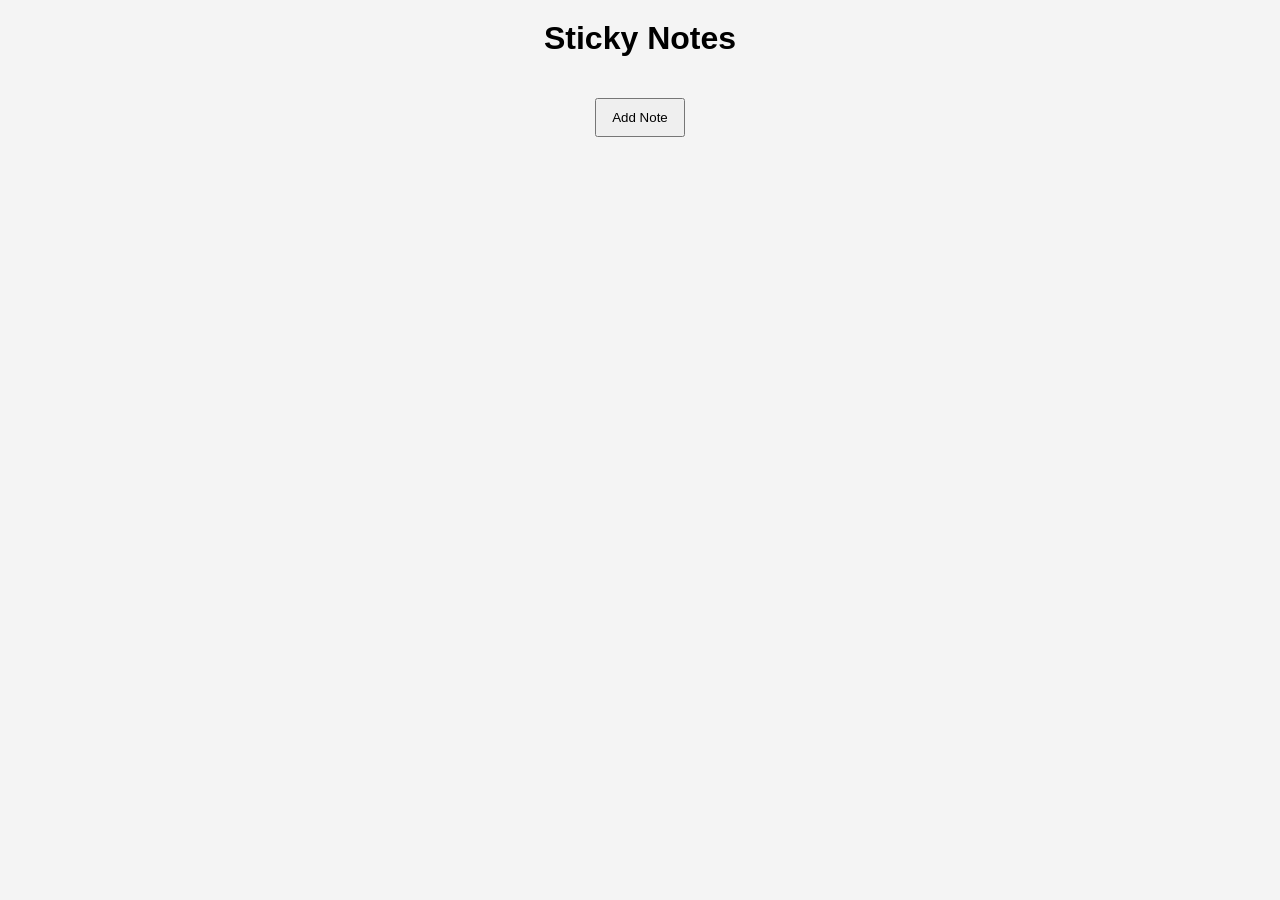
<file: stickyNotes.html>
<!DOCTYPE html>
<html lang="en">
<head>
<meta charset="UTF-8">
<title>Sticky Notes</title>
<style>
    body{
  font-family: Arial, sans-serif;
  background:#f4f4f4;
  text-align:center;
}

h1{
  margin-top:20px;
}

#addNote{
  padding:10px 15px;
  margin:20px;
  cursor:pointer;
}

#notesContainer{
  display:flex;
  flex-wrap:wrap;
  justify-content:center;
  gap:20px;
  padding:20px;
}

.note{
  width:200px;
  height:200px;
  background:#fff8a6;
  padding:10px;
  box-shadow:0 4px 8px rgba(0,0,0,0.2);
  position:relative;
}

.note textarea{
  width:100%;
  height:150px;
  border:none;
  outline:none;
  background:transparent;
  resize:none;
}

.deleteBtn{
  position:absolute;
  top:5px;
  right:5px;
  border:none;
  background:red;
  color:white;
  cursor:pointer;
  padding:3px 6px;
}
</style>
</head>

<body>

<h1>Sticky Notes</h1>
<button id="addNote">Add Note</button>

<div id="notesContainer"></div>

<script>
    const addBtn = document.getElementById("addNote");
const container = document.getElementById("notesContainer");

let notes = JSON.parse(localStorage.getItem("notes")) || [];

function saveNotes(){
  localStorage.setItem("notes", JSON.stringify(notes));
}

function renderNotes(){

  container.innerHTML = "";

  notes.forEach((noteText, index) => {

    const note = document.createElement("div");
    note.classList.add("note");

    const textarea = document.createElement("textarea");
    textarea.value = noteText;

    textarea.addEventListener("input", () => {
      notes[index] = textarea.value;
      saveNotes();
    });

    const deleteBtn = document.createElement("button");
    deleteBtn.innerText = "X";
    deleteBtn.classList.add("deleteBtn");

    deleteBtn.addEventListener("click", () => {
      notes.splice(index,1);
      saveNotes();
      renderNotes();
    });

    note.appendChild(deleteBtn);
    note.appendChild(textarea);
    container.appendChild(note);

  });
}

addBtn.addEventListener("click", () => {
  notes.push("");
  saveNotes();
  renderNotes();
});

renderNotes();
</script>
</body>
</html>
</file>
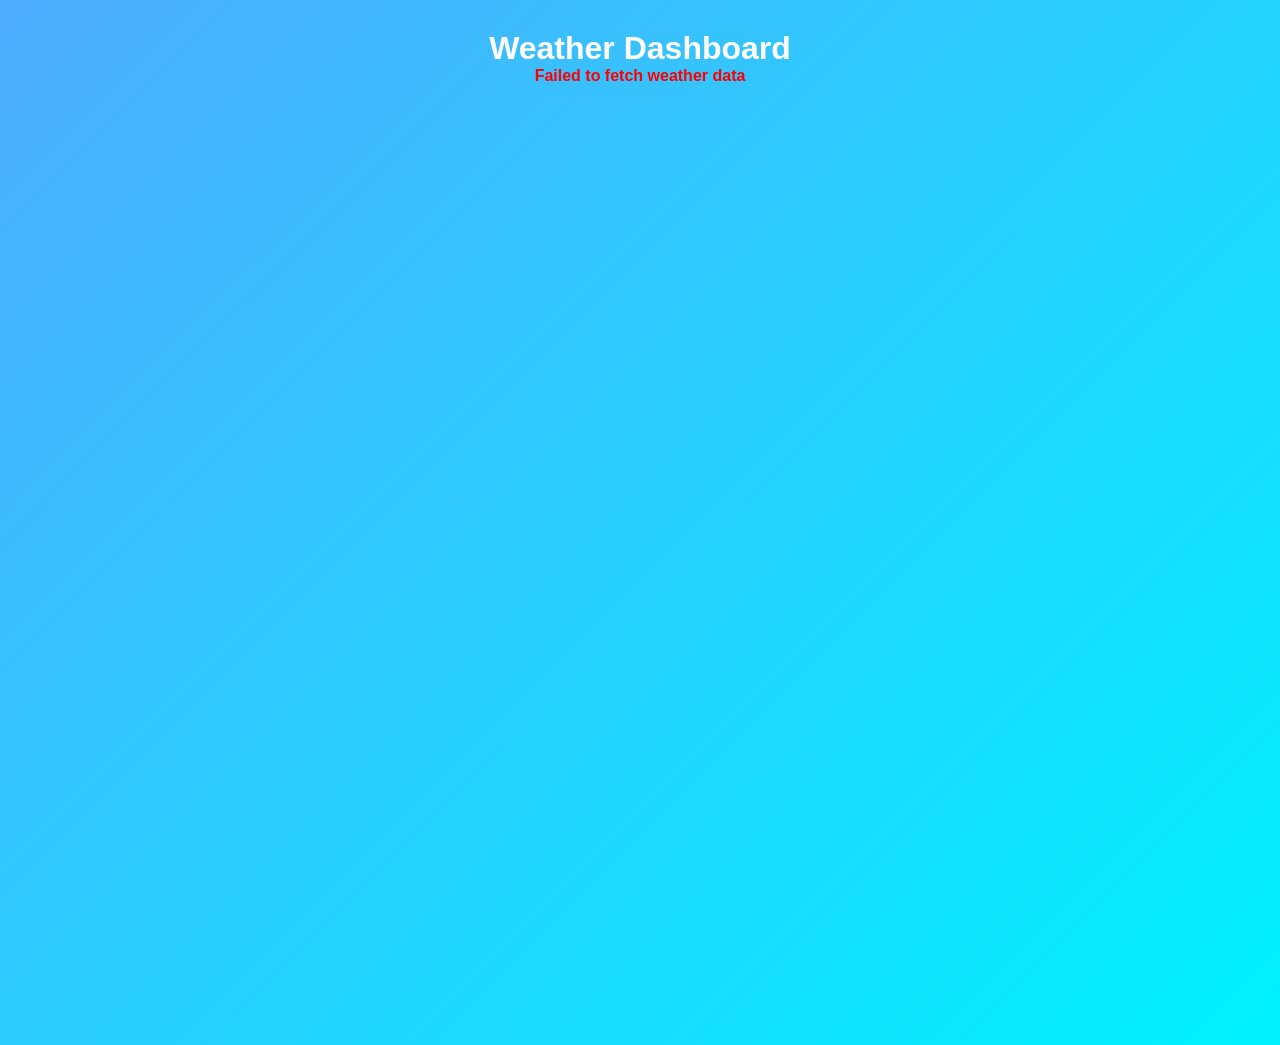
<file: weather.html>
<!DOCTYPE html>
<html lang="en">
<head>
<meta charset="UTF-8">
<meta name="viewport" content="width=device-width, initial-scale=1.0">
<title>Weather Dashboard</title>
<link rel="stylesheet" href="style.css">
<style>
    body{
    font-family: Arial, sans-serif;
    background: linear-gradient(135deg,#4facfe,#00f2fe);
    margin:0;
    padding:30px;
    text-align:center;
}

h1{
    color:white;
}

.container{
    display:flex;
    justify-content:center;
    gap:20px;
    flex-wrap:wrap;
    margin-top:30px;
}

.card{
    background:white;
    width:220px;
    padding:20px;
    border-radius:12px;
    box-shadow:0 6px 15px rgba(0,0,0,0.2);
    transition:transform 0.3s;
}

.card:hover{
    transform:translateY(-6px);
}

.city{
    font-size:20px;
    font-weight:bold;
}

.temp{
    font-size:32px;
    margin:10px 0;
}

.condition{
    color:#555;
}

.emoji{
    font-size:40px;
}

.loader{
    border:6px solid #f3f3f3;
    border-top:6px solid #3498db;
    border-radius:50%;
    width:50px;
    height:50px;
    margin:30px auto;
    animation:spin 1s linear infinite;
}

@keyframes spin{
    0%{transform:rotate(0deg);}
    100%{transform:rotate(360deg);}
}

.hidden{
    display:none;
}

.error{
    color:red;
    font-weight:bold;
}
</style>
</head>

<body>

<h1>Weather Dashboard</h1>

<div id="loader" class="loader"></div>

<div id="error" class="error hidden">
    Failed to fetch weather data
</div>

<div id="weather-container" class="container"></div>

<script>
    const container = document.getElementById("weather-container");
const loader = document.getElementById("loader");
const error = document.getElementById("error");

const cities = [
  { name: "Delhi", lat: 28.6139, lon: 77.2090 },
  { name: "London", lat: 51.5072, lon: -0.1276 },
  { name: "Tokyo", lat: 35.6762, lon: 139.6503 }
];

function getWeatherEmoji(code) {
  if (code === 0) return "☀️";
  if (code <= 3) return "⛅";
  if (code <= 48) return "☁️";
  if (code <= 67) return "🌧️";
  if (code <= 77) return "❄️";
  if (code <= 99) return "⛈️";
  return "🌍";
}

function getWeatherCondition(code) {
  if (code === 0) return "Clear sky";
  if (code <= 3) return "Partly cloudy";
  if (code <= 48) return "Cloudy";
  if (code <= 67) return "Rain";
  if (code <= 77) return "Snow";
  if (code <= 99) return "Storm";
  return "Unknown";
}

async function fetchWeather() {

  loader.classList.remove("hidden");

  try {

    const requests = cities.map(city =>
      fetch(
        `https://api.open-meteo.com/v1/forecast?latitude=${city.lat}&longitude=${city.lon}&current_weather=true`
      ).then(res => res.json())
    );

    const results = await Promise.all(requests);

    loader.classList.add("hidden");

    results.forEach((data, index) => {

      const weather = data.current_weather;

      const card = document.createElement("div");
      card.className = "card";

      card.innerHTML = `
        <div class="city">${cities[index].name}</div>
        <div class="emoji">${getWeatherEmoji(weather.weathercode)}</div>
        <div class="temp">${weather.temperature}°C</div>
        <div class="condition">${getWeatherCondition(weather.weathercode)}</div>
      `;

      container.appendChild(card);

    });

  } catch (err) {

    loader.classList.add("hidden");
    error.classList.remove("hidden");

  }
}

fetchWeather();
</script>
</body>
</html>
</file>
<file: style.css>
*{
    padding: 0;
    margin: 0;
    box-sizing: border-box;
    font-family:Arial, Helvetica, sans-serif ;
}

:root{
    --bg-dark : black;
    --text-light : white;

    --bg-light: white;
    --text-dark: black;
}
body{
    transition: 0.4s;
}
.dark{
    background-color: var(--bg-dark);
    color: var(--text-light);
}

.light{
    background-color: var(--bg-light);
    color: var(--text-dark);
}

.container{
    height: 100vh;
    display: flex;
    flex-direction: column;
    align-items: center;
    justify-content: center;
    gap: 20px;
}

.btn{
    background-color: rgb(143, 139, 139);
    color: var(--text-dark);
    padding: 10px 10px;
    border: none;
    font-size: 16px;
    border-radius: 6px;
    cursor: pointer;
    user-select: none;
}
</file>
